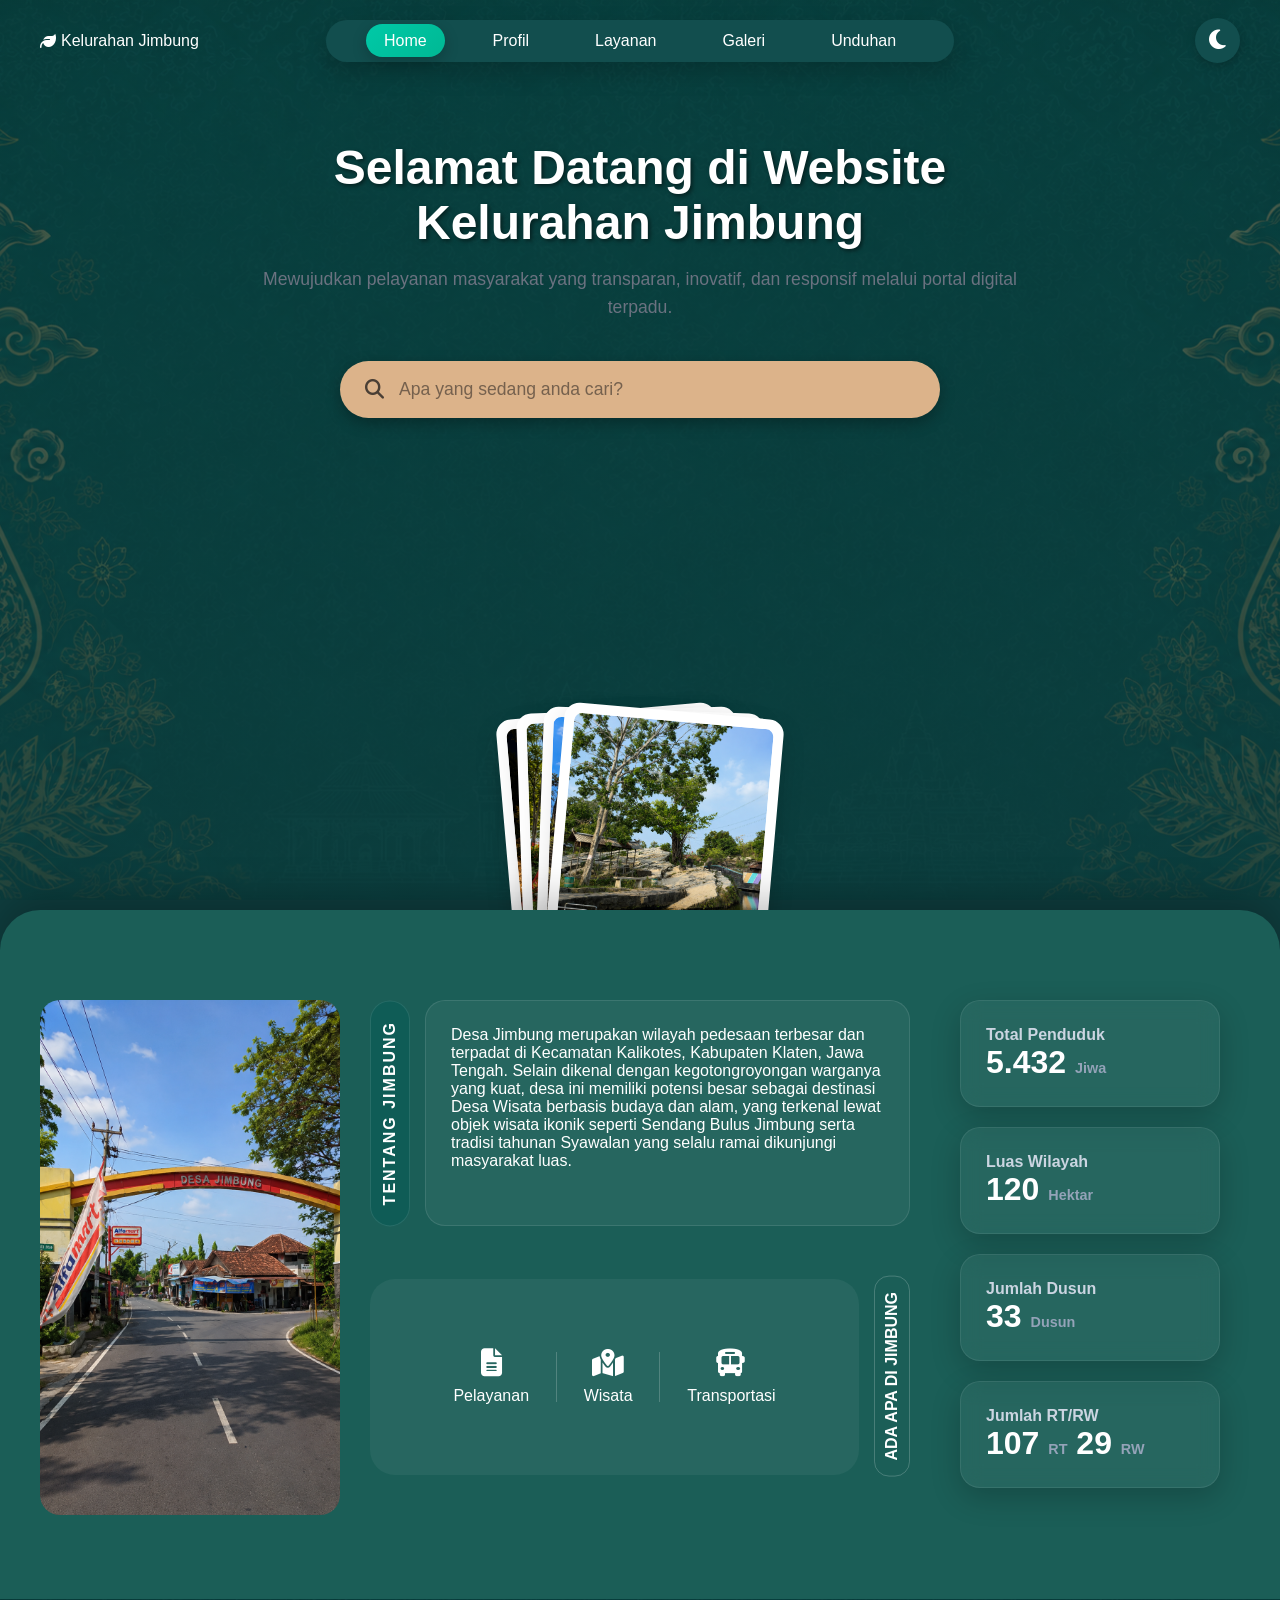
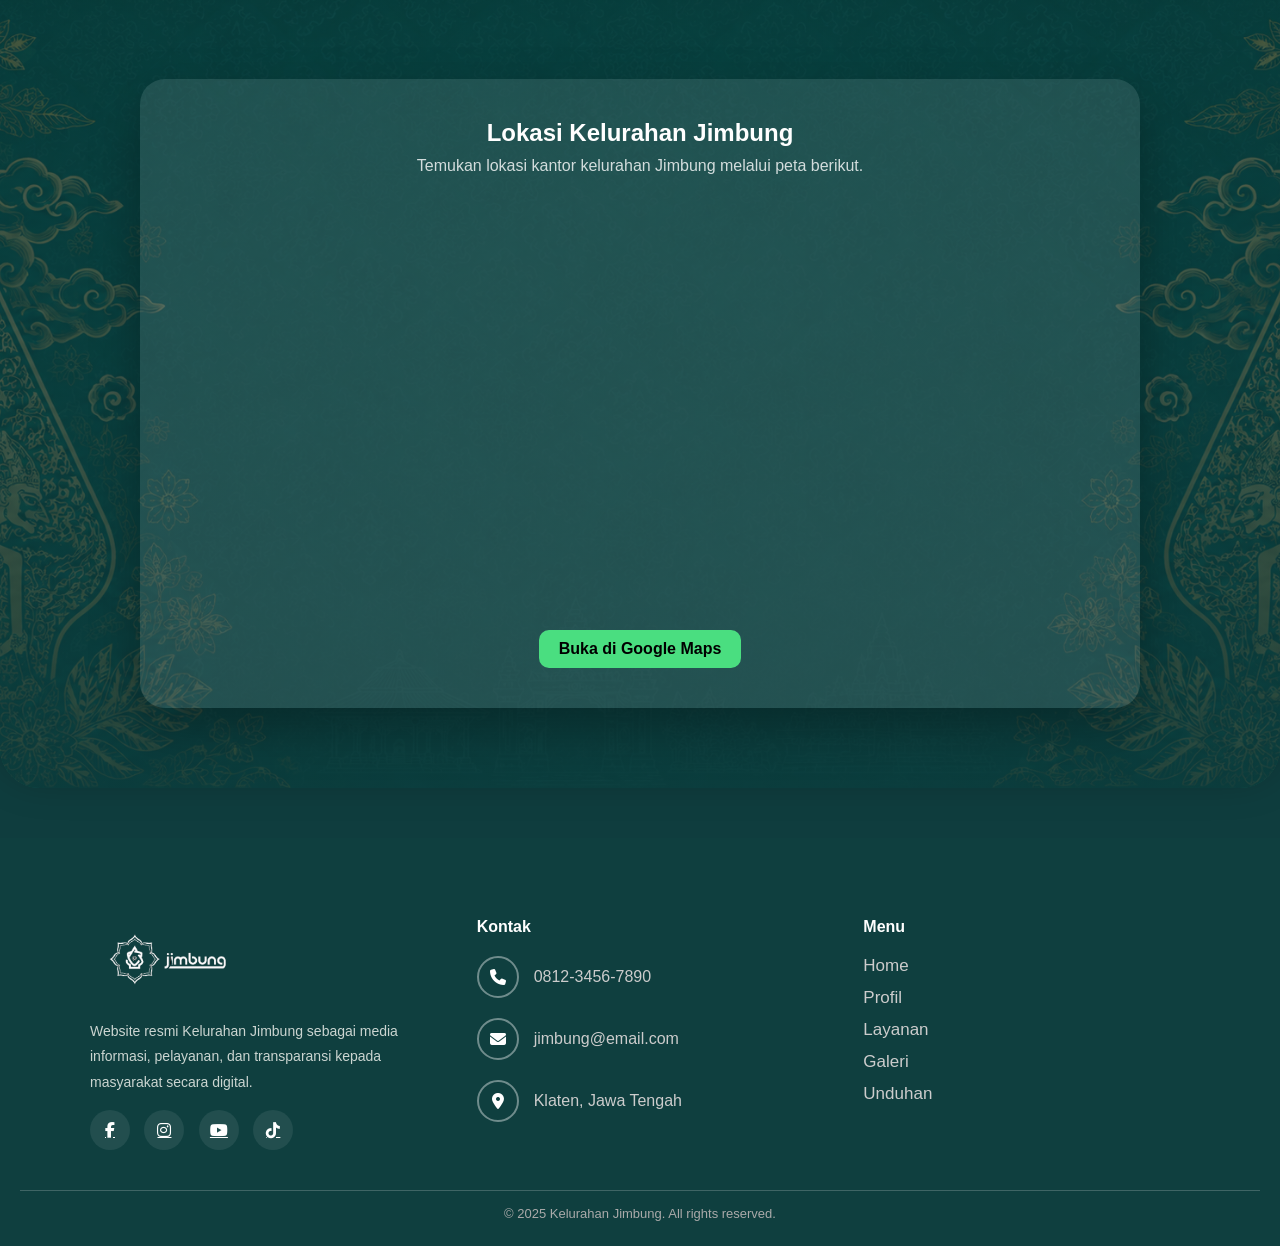
<file: index.html>
<!DOCTYPE html>
<html lang="id">

<head>
    <meta charset="UTF-8">
    <meta name="viewport" content="width=device-width, initial-scale=1.0">
    <title>Kelurahan Jimbung</title>
    <link rel="stylesheet" href="https://cdnjs.cloudflare.com/ajax/libs/font-awesome/6.4.0/css/all.min.css">
    <link rel="stylesheet" href="style.css">
</head>

<body>

    <header class="navbar-wrapper">
        <div class="nav-left">
            <a href="index.html" class="nav-brand">
                <i class="fa-solid fa-leaf"></i> Kelurahan Jimbung
            </a>
        </div>

        <nav class="nav-pill-center">
            <ul class="nav-links">
                <li><a href="index.html" class="active">Home</a></li>
                <li><a href="profil.html">Profil</a></li>
                <li><a href="#" onclick="alert('Fitur layanan masih dalam pengembangan')">Layanan</a></li>
                <li><a href="galeri.html">Galeri</a></li>
                <li><a href="unduhan.html">Unduhan</a></li>
            </ul>
        </nav>

        <div class="nav-right">
            <button id="theme-toggle" class="theme-btn">
                <i class="fa-solid fa-moon"></i>
            </button>
        </div>
    </header>

    <header class="hero" id="home">
        <div class="hero-content">
            <h1>Selamat Datang di Website Kelurahan Jimbung</h1>
            <p>Mewujudkan pelayanan masyarakat yang transparan, inovatif, dan responsif melalui portal digital terpadu.
            </p>

            <div class="search-bar">
                <i class="fa-solid fa-magnifying-glass search-icon"></i>
                <input type="text" placeholder="Apa yang sedang anda cari?">
            </div>

            <div class="hero-gallery-container">
                <div class="gallery-polaroid card-1"><img src="assets/gambar/card1.jpg" alt="Foto 1"></div>
                <div class="gallery-polaroid card-2"><img src="assets/gambar/card2.jpg" alt="Foto 2"></div>

                <div class="gallery-polaroid card-3"><img src="assets/gambar/card3.jpg" alt="Foto 3"></div>
                <div class="gallery-polaroid card-4"><img src="assets/gambar/card4.jpg" alt="Foto 4"></div>
            </div>
        </div>
    </header>

    <main class="main-content">
        <div class="content-wrapper"> <!-- TAMBAHAN -->
            <div class="info-grid">

                <!-- KIRI -->
                <div class="left-section">
                    <img src="assets/gambar/info.jpg" class="main-image">
                </div>

                <!-- TENGAH -->
                <div class="middle-section">

                    <div class="about-wrapper">
                        <div class="about-badge">TENTANG JIMBUNG</div>

                        <div class="about-content">
                            <p>Desa Jimbung merupakan wilayah pedesaan terbesar dan terpadat di Kecamatan Kalikotes,
                                Kabupaten Klaten, Jawa Tengah. Selain dikenal dengan kegotongroyongan warganya yang
                                kuat, desa ini memiliki potensi besar sebagai destinasi Desa Wisata berbasis budaya dan
                                alam,
                                yang terkenal lewat objek wisata ikonik seperti Sendang Bulus Jimbung serta tradisi
                                tahunan Syawalan yang selalu ramai dikunjungi masyarakat luas.</p>
                        </div>
                    </div>

                    <div class="jimbung-section">
                        <div class="jimbung-card">

                            <div class="jimbung-item">
                                <i class="fa-solid fa-file-lines"></i>
                                <p>Pelayanan</p>
                            </div>

                            <div class="divider"></div>

                            <div class="jimbung-item">
                                <i class="fa-solid fa-map-location-dot"></i>
                                <p>Wisata</p>
                            </div>

                            <div class="divider"></div>

                            <div class="jimbung-item">
                                <i class="fa-solid fa-bus"></i>
                                <p>Transportasi</p>
                            </div>

                        </div>

                        <div class="side-label">
                            ADA APA DI JIMBUNG
                        </div>
                    </div>

                </div>

                <!-- KANAN (PINDAH KE SINI) -->
                <div class="stats-container">

                    <div class="info-card stat-card">
                        <p>Total Penduduk</p>
                        <h2>5.432 <span>Jiwa</span></h2>
                    </div>

                    <div class="info-card stat-card">
                        <p>Luas Wilayah</p>
                        <h2>120 <span>Hektar</span></h2>
                    </div>

                    <div class="info-card stat-card">
                        <p>Jumlah Dusun</p>
                        <h2>33 <span>Dusun</span></h2>
                    </div>

                    <div class="info-card stat-card">
                        <p>Jumlah RT/RW</p>
                        <h2>107 <span>RT</span> 29 <span>RW</span></h2>
                    </div>

                </div> <!-- info-grid TUTUP DI SINI -->
            </div> <!-- content-wrapper -->
        </div>

        <!-- PINDAH MAP KE LUAR -->
        <section class="map-section">
            <div class="map-wrapper">

                <h2>Lokasi Kelurahan Jimbung</h2>
                <p>Temukan lokasi kantor kelurahan Jimbung melalui peta berikut.</p>

                <div class="map-container">
                    <iframe src="https://www.google.com/maps?q=Jimbung,Klaten&output=embed" allowfullscreen=""
                        loading="lazy">
                    </iframe>
                </div>

                <a href="https://www.google.com/maps?q=Jimbung,Klaten" target="_blank" class="map-btn">
                    Buka di Google Maps
                </a>

            </div>
        </section>
    </main>

    <footer class="footer">

    <div class="footer-container">

        <!-- KIRI -->
        <div class="footer-left">
            <img src="assets/gambar/logo-jimbung.png" class="footer-logo">

            <p class="footer-desc">
                Website resmi Kelurahan Jimbung sebagai media informasi, pelayanan,
                dan transparansi kepada masyarakat secara digital.
            </p>

            <div class="footer-social">
    <a href="https://www.facebook.com/pages/Kelurahan-Desa-Jimbung/654755591392489" target="_blank">
        <i class="fab fa-facebook-f"></i>
    </a>

    <a href="https://www.instagram.com/desajimbung/" target="_blank">
        <i class="fab fa-instagram"></i>
    </a>

    <a href="https://www.youtube.com/@visitdesajimbung2741" target="_blank">
        <i class="fab fa-youtube"></i>
    </a>

    <a href="https://www.tiktok.com/tag/jimbung" target="_blank">
        <i class="fab fa-tiktok"></i>
    </a>
</div>
        </div>

        <!-- TENGAH (KONTAK) -->
        <div class="footer-center">
            <h4>Kontak</h4>

            <div class="footer-contact">

                <div class="contact-item">
                    <i class="fas fa-phone"></i>
                    <p>0812-3456-7890</p>
                </div>

                <div class="contact-item">
                    <i class="fas fa-envelope"></i>
                    <p>jimbung@email.com</p>
                </div>

                <div class="contact-item">
                    <i class="fas fa-map-marker-alt"></i>
                    <p>Klaten, Jawa Tengah</p>
                </div>

            </div>
        </div>

        <!-- KANAN (MENU) -->
        <div class="footer-right">
            <h4>Menu</h4>
            <ul>
                <li><a href="index.html" class="active">Home</a></li>
                <li><a href="profil.html">Profil</a></li>
                <li><a href="#" onclick="alert('Fitur layanan masih dalam pengembangan')">Layanan</a></li>
                <li><a href="galeri.html">Galeri</a></li>
                <li><a href="unduhan.html">Unduhan</a></li>
            </ul>
        </div>

    </div>

    <div class="footer-bottom">
        <p>© 2025 Kelurahan Jimbung. All rights reserved.</p>
    </div>

</footer>

    <script src="javascript.js"></script>
</body>

</html>
</file>
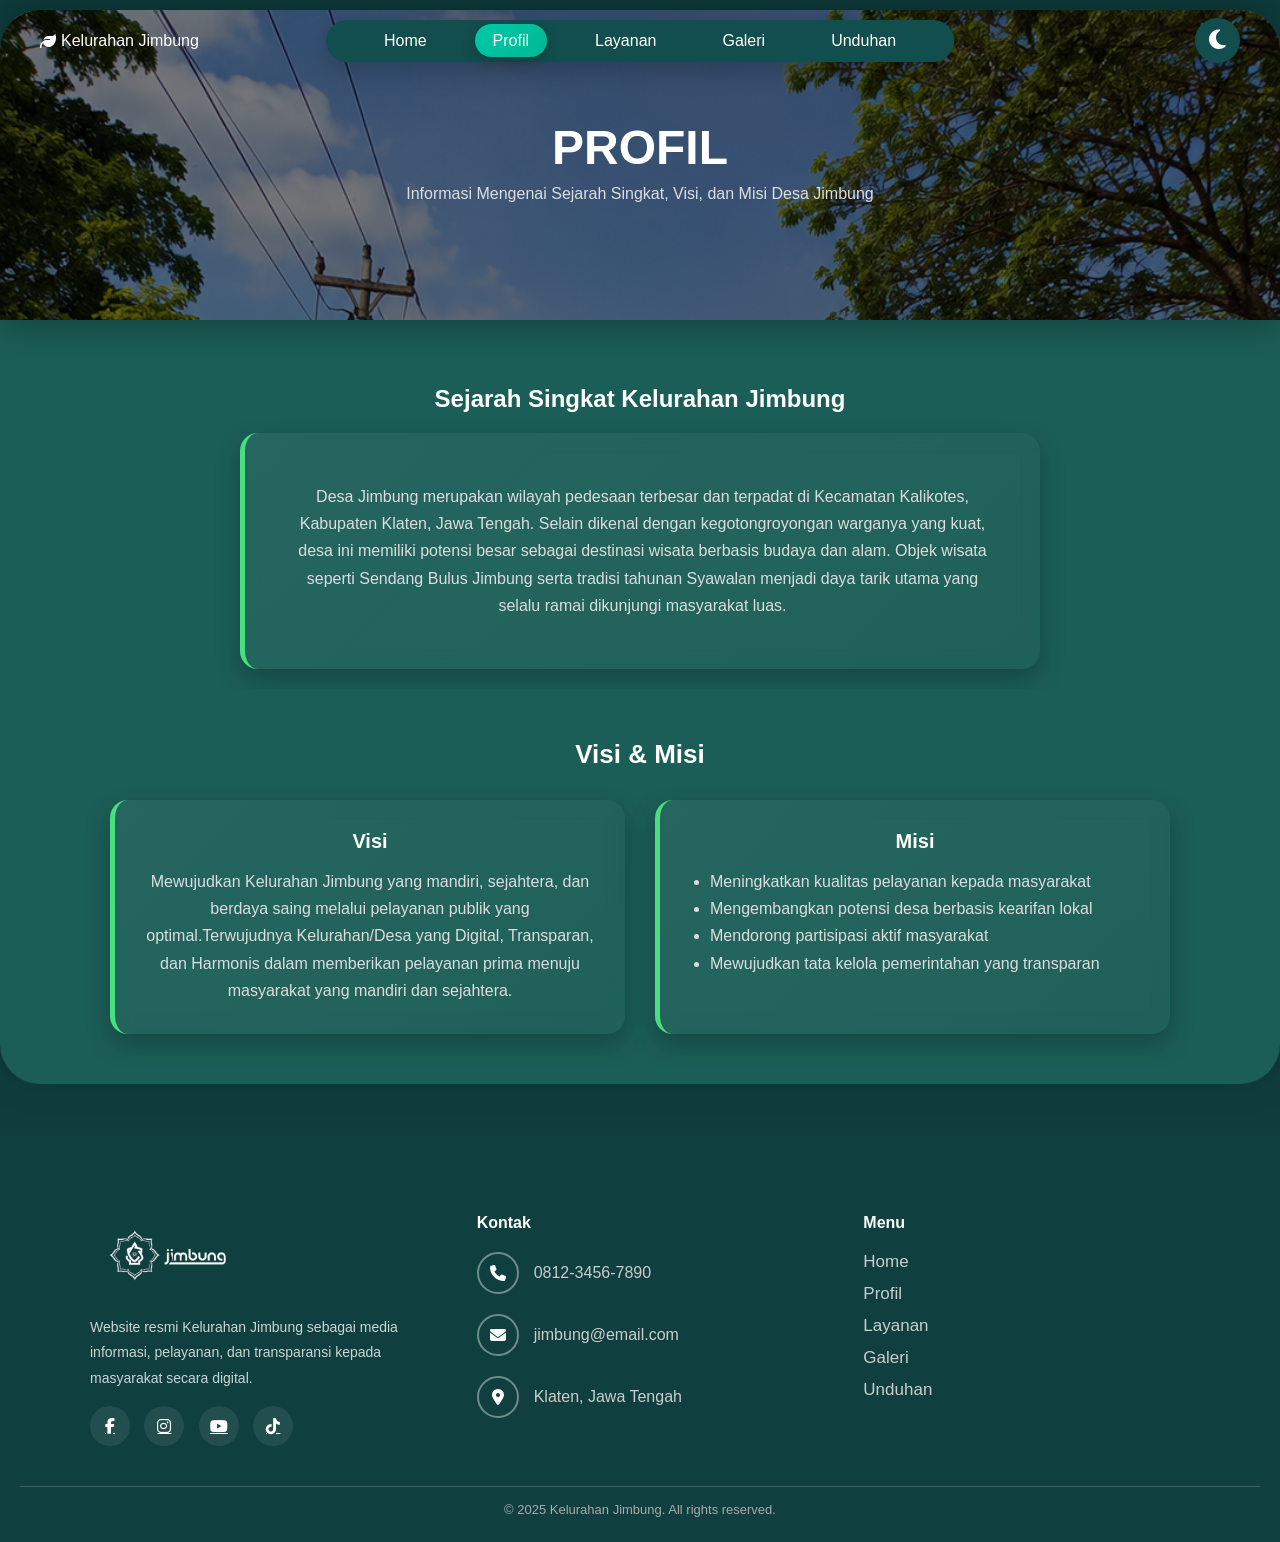
<file: profil.html>
<!DOCTYPE html>
<html lang="id">

<head>
    <meta charset="UTF-8">
    <meta name="viewport" content="width=device-width, initial-scale=1.0">
    <title>Profil - Kelurahan Jimbung</title>

    <!-- ICON -->
    <link rel="stylesheet" href="https://cdnjs.cloudflare.com/ajax/libs/font-awesome/6.4.0/css/all.min.css">

    <!-- CSS UTAMA -->
    <link rel="stylesheet" href="style.css">
</head>

<body>

    <!-- NAVBAR -->
    <header class="navbar-wrapper">
        <div class="nav-left">
            <a href="index.html" class="nav-brand">
                <i class="fa-solid fa-leaf"></i> Kelurahan Jimbung
            </a>
        </div>

        <nav class="nav-pill-center">
            <ul class="nav-links">
                <li><a href="index.html">Home</a></li>
                <li><a href="profil.html" class="active">Profil</a></li>
                <li><a href="#" onclick="alert('Fitur layanan masih dalam pengembangan')">Layanan</a></li>
                <li><a href="galeri.html">Galeri</a></li>
                <li><a href="unduhan.html">Unduhan</a></li>
            </ul>
        </nav>

        <div class="nav-right">
            <button id="theme-toggle" class="theme-btn">
                <i class="fa-solid fa-moon"></i>
            </button>
        </div>
    </header>

    <!-- MAIN -->
    <main class="main-content">

        <section class="profil-hero">
            <img src="assets/gambar/info.jpg" class="hero-bg">

            <div class="overlay"></div>

            <h1>PROFIL</h1>
            <p>Informasi Mengenai Sejarah Singkat, Visi, dan Misi Desa Jimbung</p>
        </section>

        <!-- TENTANG -->
        <section class="profil-section">
            <h2>Sejarah Singkat Kelurahan Jimbung</h2>
            <div class="sejarah-card">
                <p>
                    Desa Jimbung merupakan wilayah pedesaan terbesar dan terpadat di Kecamatan Kalikotes, Kabupaten
                    Klaten, Jawa Tengah. Selain dikenal dengan kegotongroyongan warganya yang kuat, desa ini memiliki
                    potensi besar sebagai destinasi wisata berbasis budaya dan alam. Objek wisata seperti Sendang Bulus
                    Jimbung serta tradisi tahunan Syawalan menjadi daya tarik utama yang selalu ramai dikunjungi
                    masyarakat luas.
                </p>
            </div>
        </section>

        <!-- VISI MISI -->
        <section class="visi-misi">
            <h2>Visi & Misi</h2>

            <div class="visi-misi-container">

                <!-- VISI -->
                <div class="visi">
                    <h3>Visi</h3>
                    <p>
                        Mewujudkan Kelurahan Jimbung yang mandiri, sejahtera,
                        dan berdaya saing melalui pelayanan publik yang optimal.Terwujudnya Kelurahan/Desa yang Digital, Transparan,
                        dan Harmonis dalam memberikan pelayanan prima menuju masyarakat yang mandiri dan sejahtera.
                    </p>
                </div>

                <!-- MISI -->
                <div class="misi">
                    <h3>Misi</h3>
                    <ul>
                        <li>Meningkatkan kualitas pelayanan kepada masyarakat</li>
                        <li>Mengembangkan potensi desa berbasis kearifan lokal</li>
                        <li>Mendorong partisipasi aktif masyarakat</li>
                        <li>Mewujudkan tata kelola pemerintahan yang transparan</li>
                    </ul>
                </div>

            </div>
        </section>

    </main>

    <!-- FOOTER -->
    <footer class="footer">

    <div class="footer-container">

        <!-- KIRI -->
        <div class="footer-left">
            <img src="assets/gambar/logo-jimbung.png" class="footer-logo">

            <p class="footer-desc">
                Website resmi Kelurahan Jimbung sebagai media informasi, pelayanan,
                dan transparansi kepada masyarakat secara digital.
            </p>

            <div class="footer-social">
    <a href="https://www.facebook.com/pages/Kelurahan-Desa-Jimbung/654755591392489" target="_blank">
        <i class="fab fa-facebook-f"></i>
    </a>

    <a href="https://www.instagram.com/desajimbung/" target="_blank">
        <i class="fab fa-instagram"></i>
    </a>

    <a href="https://www.youtube.com/@visitdesajimbung2741" target="_blank">
        <i class="fab fa-youtube"></i>
    </a>

    <a href="https://www.tiktok.com/tag/jimbung" target="_blank">
        <i class="fab fa-tiktok"></i>
    </a>
</div>
        </div>

        <!-- TENGAH (KONTAK) -->
        <div class="footer-center">
            <h4>Kontak</h4>

            <div class="footer-contact">

                <div class="contact-item">
                    <i class="fas fa-phone"></i>
                    <p>0812-3456-7890</p>
                </div>

                <div class="contact-item">
                    <i class="fas fa-envelope"></i>
                    <p>jimbung@email.com</p>
                </div>

                <div class="contact-item">
                    <i class="fas fa-map-marker-alt"></i>
                    <p>Klaten, Jawa Tengah</p>
                </div>

            </div>
        </div>

        <!-- KANAN (MENU) -->
        <div class="footer-right">
            <h4>Menu</h4>
            <ul>
                <li><a href="index.html" class="active">Home</a></li>
                <li><a href="profil.html">Profil</a></li>
                <li><a href="#" onclick="alert('Fitur layanan masih dalam pengembangan')">Layanan</a></li>
                <li><a href="galeri.html">Galeri</a></li>
                <li><a href="unduhan.html">Unduhan</a></li>
            </ul>
        </div>

    </div>

    <div class="footer-bottom">
        <p>© 2025 Kelurahan Jimbung. All rights reserved.</p>
    </div>

</footer>

    <script src="javascript.js"></script>
</body>

</html>
</file>
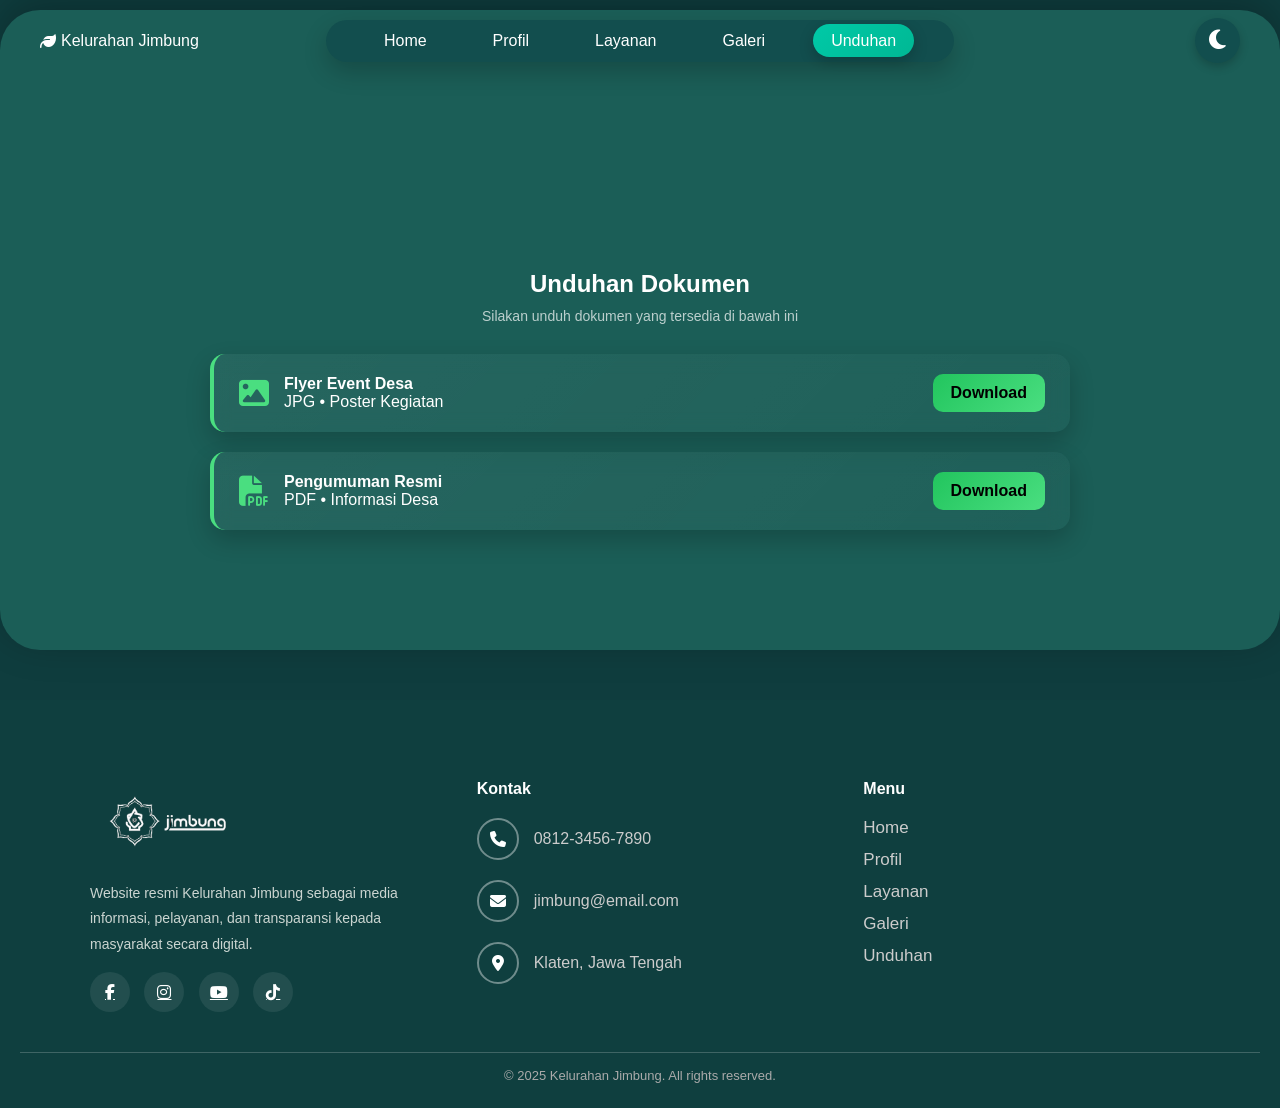
<file: unduhan.html>
<!DOCTYPE html>
<html lang="id">

<head>
    <meta charset="UTF-8">
    <meta name="viewport" content="width=device-width, initial-scale=1.0">
    <title>Unduhan - Kelurahan Jimbung</title>

    <link rel="stylesheet" href="https://cdnjs.cloudflare.com/ajax/libs/font-awesome/6.4.0/css/all.min.css">
    <link rel="stylesheet" href="style.css">
</head>

<body>

<!-- NAVBAR -->
<header class="navbar-wrapper">
    <div class="nav-left">
        <a href="index.html" class="nav-brand">
            <i class="fa-solid fa-leaf"></i> Kelurahan Jimbung
        </a>
    </div>

    <nav class="nav-pill-center">
        <ul class="nav-links">
            <li><a href="index.html">Home</a></li>
            <li><a href="profil.html">Profil</a></li>
            <li><a href="#" onclick="alert('Fitur layanan masih dalam pengembangan')">Layanan</a></li>
            <li><a href="galeri.html">Galeri</a></li>
            <li><a href="unduhan.html" class="active">Unduhan</a></li>
        </ul>
    </nav>

            <div class="nav-right">
            <button id="theme-toggle" class="theme-btn">
            <i class="fa-solid fa-moon"></i>
            </button>
        </div>
</header>

<!-- MAIN -->
<main class="main-content">

    <section class="download-section">
        <h2>Unduhan Dokumen</h2>
        <p class="download-desc">
                    Silakan unduh dokumen yang tersedia di bawah ini
                </p>

        <div class="download-list">

            <!-- FLYER -->
            <div class="download-card">
                <div class="file-info">
                    <i class="fa-solid fa-image"></i>
                    <div>
                        <h4>Flyer Event Desa</h4>
                        <p>JPG • Poster Kegiatan</p>
                    </div>
                </div>

                <a href="assets/gambar/potensi.jpg" download="flyer-event.jpg" class="download-btn">
                    Download
                </a>
            </div>

            <!-- PDF -->
            <div class="download-card">
                <div class="file-info">
                    <i class="fa-solid fa-file-pdf"></i>
                    <div>
                        <h4>Pengumuman Resmi</h4>
                        <p>PDF • Informasi Desa</p>
                    </div>
                </div>

                <a href="assets/surat/pengumuman.pdf" download="pengumuman jimbung.pdf" class="download-btn">
                    Download
                </a>
                
            </div>

        </div>
    </section>

</main>

<!-- FOOTER -->
<footer class="footer">

    <div class="footer-container">

        <!-- KIRI -->
        <div class="footer-left">
            <img src="assets/gambar/logo-jimbung.png" class="footer-logo">

            <p class="footer-desc">
                Website resmi Kelurahan Jimbung sebagai media informasi, pelayanan,
                dan transparansi kepada masyarakat secara digital.
            </p>

            <div class="footer-social">
    <a href="https://www.facebook.com/pages/Kelurahan-Desa-Jimbung/654755591392489" target="_blank">
        <i class="fab fa-facebook-f"></i>
    </a>

    <a href="https://www.instagram.com/desajimbung/" target="_blank">
        <i class="fab fa-instagram"></i>
    </a>

    <a href="https://www.youtube.com/@visitdesajimbung2741" target="_blank">
        <i class="fab fa-youtube"></i>
    </a>

    <a href="https://www.tiktok.com/tag/jimbung" target="_blank">
        <i class="fab fa-tiktok"></i>
    </a>
</div>
        </div>

        <!-- TENGAH (KONTAK) -->
        <div class="footer-center">
            <h4>Kontak</h4>

            <div class="footer-contact">

                <div class="contact-item">
                    <i class="fas fa-phone"></i>
                    <p>0812-3456-7890</p>
                </div>

                <div class="contact-item">
                    <i class="fas fa-envelope"></i>
                    <p>jimbung@email.com</p>
                </div>

                <div class="contact-item">
                    <i class="fas fa-map-marker-alt"></i>
                    <p>Klaten, Jawa Tengah</p>
                </div>

            </div>
        </div>

        <!-- KANAN (MENU) -->
        <div class="footer-right">
            <h4>Menu</h4>
            <ul>
                <li><a href="index.html" class="active">Home</a></li>
                <li><a href="profil.html">Profil</a></li>
                <li><a href="#" onclick="alert('Fitur layanan masih dalam pengembangan')">Layanan</a></li>
                <li><a href="galeri.html">Galeri</a></li>
                <li><a href="unduhan.html">Unduhan</a></li>
            </ul>
        </div>

    </div>

    <div class="footer-bottom">
        <p>© 2025 Kelurahan Jimbung. All rights reserved.</p>
    </div>

</footer>
    <script src="javascript.js"></script>
</body>
</html>
</file>
<file: style.css>
/* --- 1. SETUP & VARIABEL TEMA --- */
:root {
    --bg-main: #f5fdf9;
    --bg-card: #ffffff;
    --text-main: #ffffff;
    --primary-dark: #0f3d3e;
    --primary-light: #155556;
    --text-light: #ffffff;
    --text-muted: #6b7280;
    --search-bg: #dcb38a;
    --search-text: #4a3f35;
}

* {
    margin: 0;
    padding: 0;
    box-sizing: border-box;
    font-family: 'Segoe UI', Tahoma, Geneva, Verdana, sans-serif;
}

body {
    background-color: #0f3d3e;
    color: #ffffff;
}

/* --- 2. NAVBAR (Pill Shape / Mengambang) --- */
/* Container Utama */
.navbar-wrapper {
    position: fixed;
    top: 18px;
    left: 0;
    width: 100%;
    padding: 0 40px;
    display: flex;
    justify-content: space-between; /* Mendorong elemen ke kiri, tengah, kanan */
    align-items: center;
    z-index: 1000;
    transition: transform 0.3s ease;
    will-change: transform;
}

/* kondisi disembunyikan */
.navbar-hide {
    transform: translateY(-150%);
}

/* Wadah Lonjong Menu */
.nav-pill-center {
    background-color: #124e4e;
    padding: 12px 40px;
    border-radius: 50px;
    box-shadow: 0 10px 25px rgba(0, 0, 0, 0.2);
    display: flex;
    justify-content: center; /* Memastikan isi di dalam pil ke tengah */
}

/* Navigasi Link */
.nav-links {
    display: flex;
    gap: 30px;
    list-style: none;
    margin: 0;
    padding: 0;
    justify-content: center; /* Memastikan teks link ke tengah */
}

.nav-links a {
    text-decoration: none;
    color: #fff;
    font-weight: 500;
    white-space: nowrap;

    padding: 8px 18px; /* 🔥 bikin bentuk pill */
    border-radius: 999px; /* 🔥 lonjong */

    transition: all 0.3s ease;
}

.nav-links a::after {
    content: '';
    position: absolute;
    width: 0; /* Lebar awal 0 agar tidak terlihat */
    height: 2.5px; /* Ketebalan garis */
    bottom: 0;
    left: 50%;
    background-color: #4ade80; /* Warna hijau terang untuk garis */
    border-radius: 5px; /* Ujung garis agak membulat */
    transition: all 0.3s ease-in-out; /* Kecepatan animasi mulus */
    transform: translateX(-50%); /* Memastikan garis melebar dari titik tengah */
}

.nav-links a:hover {
    background: rgba(255,255,255,0.1);
    backdrop-filter: blur(10px);
    color: #4ade80;
}

.nav-links a.active {
    background: linear-gradient(135deg, #00c9a7, #00b894);
    color: #fff;
    box-shadow: 0 5px 15px rgba(0,0,0,0.2);
}

/* Mengatur ukuran area sisi kiri dan kanan agar seimbang */
.nav-left, .nav-right {
    flex: 1; /* Memberikan porsi ruang yang sama */
}

.nav-right {
    display: flex;
    justify-content: flex-end; /* Tombol ke paling kanan */
}

/* Logo di kiri */
.nav-brand {
    text-decoration: none;
    color: inherit;
    display: flex;
    align-items: center;
    gap: 5px;
}

.nav-brand:hover {
    opacity: 0.8;
}



/* Tombol tema di kanan */
.theme-btn {
    background: none;
    border: none;
    color: #fff;
    font-size: 1.4rem;
    cursor: pointer;
    background-color: #124e4e; /* Opsional: beri latar sama dengan menu jika ingin terlihat seperti tombol */
    width: 45px;
    height: 45px;
    border-radius: 50%;
    box-shadow: 0 4px 10px rgba(0,0,0,0.2);
}

.theme-btn i {
    transition: opacity 0.3s ease, transform 0.3s ease;
}

/* efek pas hover (opsional) */
.theme-btn:hover i {
    transform: scale(1.1);
}

/* --- 3. HERO SECTION (Background) --- */
.hero {
    position: relative;
    z-index: 1;
    width: 100%;
    min-height: 100vh; 
    display: flex;
    justify-content: center;
    align-items: flex-start;
    
    /* UBAH PADDING INI: Dibesarkan agar teks "Selamat Datang" tidak tertutup navbar */
    padding-top: 140px; 
    
    /* Ganti 'header.jpg' dengan nama gambarmu */
    background-image: 
        linear-gradient(rgba(15, 61, 62, 0.4), rgba(15, 61, 62, 0.7)),
        url('assets/gambar/header1.jpg'); 
        
    background-size: cover;
    background-position: center;
    background-repeat: no-repeat;
    text-align: center;
}

.hero-content {
    max-width: 800px;
    padding: 0 20px;
    z-index: 2;
}

.hero h1 {
    font-size: 3rem;
    font-weight: 800;
    margin-bottom: 15px;
    text-shadow: 2px 2px 4px rgba(0,0,0,0.5);
}

.hero p {
    font-size: 1.1rem;
    color: var(--text-muted);
    margin-bottom: 40px;
    line-height: 1.6;
}

/* --- 4. SEARCH BAR (Gaya Surabaya) --- */
.search-bar {
    display: flex;
    align-items: center;
    background-color: var(--search-bg);
    border-radius: 50px;
    padding: 10px 25px;
    max-width: 600px;
    margin: 0 auto;
    box-shadow: 0 5px 15px rgba(0,0,0,0.3);
}

.search-icon {
    color: var(--search-text);
    font-size: 1.2rem;
    margin-right: 15px;
}

.search-bar input {
    flex: 1;
    background: transparent;
    border: none;
    outline: none;
    color: var(--search-text);
    font-size: 1.1rem;
    padding: 8px 0;
}

.search-bar input::placeholder {
    color: rgba(74, 63, 53, 0.7);
}

/* ========================================================
   FINAL CODE: TUMPUKAN KARTU POLAROID (PASTILAH DI TENGAH)
   ======================================================== */
.hero-gallery-container {
    position: absolute;
    bottom: -100px; /* Jarak turun menembus batas hijau */
    left: 50%;
    transform: translateX(-50%); /* Mengunci container tepat di tengah layar */
    display: flex;
    justify-content: center;
    align-items: center;
    width: 100%;
    height: 350px; 
    z-index: 20; 
}

.gallery-polaroid {
    position: absolute;
    bottom: 0;
    left: 50%; /* Titik jangkar dimulai tepat dari tengah-tengah container */
    
    /* Ukuran kartu besar */
    width: 220px;
    height: 290px;
    background-color: #ffffff;
    padding: 10px 10px 40px 10px;
    border-radius: 15px;
    box-shadow: 0 10px 25px rgba(0,0,0,0.15);
    
    /* Deklarasi Variabel Default untuk Animasi */
    --x-offset: 0px;
    --y-offset: 0px;
    --rotate: 0deg;
    --scale: 1;
    
    /* Menggabungkan -50% (untuk centering) dengan variabel pergeseran */
    transform: translateX(calc(-50% + var(--x-offset))) translateY(var(--y-offset)) rotate(var(--rotate)) scale(var(--scale));
    transform-origin: bottom center;
    transition: transform 0.5s cubic-bezier(0.25, 1, 0.5, 1), box-shadow 0.5s ease;
    cursor: pointer;
}

.gallery-polaroid img {
    width: 100%;
    height: 100%;
    object-fit: cover;
    border-radius: 8px;
}

/* --- KONDISI AWAL: SEMUA KARTU RAPI DI TENGAH (Masing-masing diberi offset tipis agar natural) --- */
.card-1 { --x-offset: -10px; --rotate: -5deg; z-index: 1; }
.card-2 { --x-offset: -4px;  --rotate: -2deg; z-index: 2; }
.card-3 { --x-offset: 4px;   --rotate: 2deg;  z-index: 3; }
.card-4 { --x-offset: 10px;  --rotate: 5deg;  z-index: 4; }

/* --- KONDISI KETIKA CONTAINER DISOROT (MEKAR SEIMBANG KIRI & KANAN) --- */
.hero-gallery-container:has(.gallery-polaroid:hover) .gallery-polaroid {
    --y-offset: -15px;
}

.hero-gallery-container:has(.gallery-polaroid:hover) .card-1 {
    --x-offset: -330px;
    --rotate: -12deg;
}

.hero-gallery-container:has(.gallery-polaroid:hover) .card-2 {
    --x-offset: -110px;
    --rotate: -5deg;
}

.hero-gallery-container:has(.gallery-polaroid:hover) .card-3 {
    --x-offset: 110px;
    --rotate: 5deg;
}

.hero-gallery-container:has(.gallery-polaroid:hover) .card-4 {
    --x-offset: 330px;
    --rotate: 12deg;
}

/* --- EFEK HOVER INDIVIDUAL: SAAT SATU KARTU SPESIFIK DISOROT MOUSE --- */
.gallery-polaroid:hover {
    --y-offset: -50px !important; /* Naik lebih tinggi melewati kartu lain */
    --scale: 1.12 !important;     /* Ukuran membesar sedikit */
    --rotate: 0deg !important;    /* Posisi menjadi tegak lurus sempurna */
    z-index: 100 !important;      /* Maju ke urutan paling depan dari semua kartu */
    box-shadow: 0 25px 50px rgba(0,0,0,0.4); /* Bayangan lebih dramatis */
}

/* =========================================
   MAIN CONTENT (FIX FINAL)
   ========================================= */

.main-content {
    background-color: #1b5e57; /* warna hijau lu sekarang */

    /* 🔥 bikin melengkung di atas */
    border-top-left-radius: 40px;
    border-top-right-radius: 40px;
    border-bottom-left-radius: 40px;
    border-bottom-right-radius: 40px;

    /* 🔥 biar naik ke atas nutup hero */
    margin-top: 10px;

    /* 🔥 kasih bayangan */
    box-shadow: 0 -10px 40px rgba(0, 0, 0, 0.25);

    /* biar isi ga nempel pinggir */
    padding-top: 140px;

    position: relative;
    z-index: 10;
    overflow: hidden;
}

.content-wrapper {
    max-width: 1200px;
    margin: 0 auto;
    margin-bottom: 80px;
    margin-top: -50px;
}

.container {
    max-width: 1000px;
    margin: 0 auto;
}

.info-grid {
    display: grid;
    grid-template-columns: 300px 1fr 300px; /* kiri - tengah - kanan */
    gap: 30px;
    align-items: start; /* ⬅️ penting biar gak turun */
}

/* Desain Kartu Informasi & Statistik */
.info-card {
    background: rgba(255,255,255,0.05);
    border: 1px solid rgba(255,255,255,0.08);
    box-shadow: 0 10px 30px rgba(0,0,0,0.2);
    border-radius: 20px;
    padding: 25px;
    backdrop-filter: blur(10px);
    color: #fff;
}

/* =====================
   BAGIAN KIRI (GAMBAR)
===================== */

.left-section img {
    width: 100%;
    height: 515px;
    border-radius: 20px;
    object-fit: cover;
}

/* =====================
   BAGIAN TENGAH
===================== */
.middle-section {
    display: flex;
    flex-direction: column;
    gap: 20px;
}


/* WRAPPER TENTANG */
.about-wrapper {
    display: flex;
    align-items: stretch;
    gap: 15px;
}

/* BADGE VERTIKAL */
.about-badge {
    background: #0f5c56;
    color: white;
    padding: 20px 10px;
    border-radius: 20px;
    writing-mode: vertical-rl;
    transform: rotate(180deg);
    font-weight: 700;
    letter-spacing: 2px;
    border: 1px solid rgba(255,255,255,0.1);
}

/* ISI TENTANG */
.about-content {
    flex: 1;
    background: rgba(255,255,255,0.05);
    border-radius: 20px;
    padding: 25px;
    border: 1px solid rgba(255,255,255,0.1);
}

/* WRAPPER */
.jimbung-section {
    display: flex;
    align-items: center;
    margin-top: 30px;
    gap: 15px;
}

/* CARD BESAR */
.jimbung-card {
    flex: 1;
    background: rgba(255,255,255,0.05);
    border-radius: 25px;
    padding: 70px;
    display: flex;
    justify-content: space-around;
    align-items: center;
}

/* ITEM */
.jimbung-item {
    text-align: center;
    color: white;
}

.jimbung-item i {
    font-size: 28px;
    margin-bottom: 10px;
}

/* GARIS PEMISAH */
.divider {
    width: 1px;
    height: 50px;
    background: rgba(255,255,255,0.2);
}

/* LABEL SAMPING */
.side-label {
    writing-mode: vertical-rl;
    transform: rotate(180deg);
    background: transparent;
    border: 1px solid rgba(255,255,255,0.2);
    padding: 15px 8px;
    border-radius: 15px;
    font-weight: 600;
}

/* =====================
   FEATURE CARD
===================== */
.feature-card {
    background: #124e4e;
    border-radius: 20px;
    padding: 30px;
    display: flex;
    justify-content: space-around;
    color: #fff;
}

.feature-item {
    text-align: center;
    font-weight: 500;
}

/* =====================
   BAGIAN KANAN (STATS)
===================== */
.stats-container {
    display: flex;
    flex-direction: column;
    gap: 20px;
    align-items: center; /* ⬅️ INI KUNCI */
}

.stat-card {
    position: relative;
    width: 100%;
    max-width: 260px;

}

.stat-card p {
    color: #cbd5e1;
    font-weight: 600;
}

.stat-card h2 {
    font-size: 2rem;
    font-weight: 800;
    color: #ffffff;
}

.stat-card span {
    font-size: 0.9rem;
    color: #94a3b8;
}

/* ICON (KANAN) */
.stat-card i {
    position: absolute;
    right: 20px;
    top: 50%;
    transform: translateY(-50%);
    font-size: 2rem;
    opacity: 0.2;
}
/* =====================
   BAGIAN MAP
===================== */

.map-section {
    padding: 80px 20px;
    display: flex;
    justify-content: center;

    /* Ganti 'header.jpg' dengan nama gambarmu */
    background-image: 
        linear-gradient(rgba(15, 61, 62, 0.4), rgba(15, 61, 62, 0.7)),
        url('assets/gambar/header1.jpg'); 

    background-size: cover;
    background-position: center;
}

.map-wrapper {
    max-width: 1000px;
    width: 100%;
    text-align: center;

    background: rgba(255,255,255,0.1);
    padding: 40px;
    border-radius: 25px;

    box-shadow: 0 20px 50px rgba(0,0,0,0.3);
}

.map-wrapper h2 {
    margin-bottom: 10px;
}

.map-wrapper p {
    margin-bottom: 30px;
    opacity: 0.8;
}

.map-container {
    width: 100%;
    height: 400px;
    border-radius: 20px;
    overflow: hidden;
}

.map-container iframe {
    width: 100%;
    height: 100%;
    border: 0;
}

/* tombol */
.map-btn {
    display: inline-block;
    margin-top: 25px;
    padding: 10px 20px;
    background: #4ade80;
    color: #000;
    border-radius: 10px;
    text-decoration: none;
    font-weight: bold;
    transition: 0.3s;
}

.map-btn:hover {
    background: #22c55e;
}

.footer {
    margin-top: 50px;
    background: #0f3d3e;
    color: #fff;
    padding: 50px 20px 20px;
}

.footer-container {
    display: flex;
    justify-content: space-between;
    flex-wrap: wrap;
    gap: 30px;
}

/* =========================
   FOOTER MAIN
   ========================= */

.footer {
    background-color: #0f3f3f;
    padding: 80px 20px 25px;
    color: #fff;
}

.footer-container {
    max-width: 1100px;
    margin: 0 auto;
    display: flex;
    justify-content: space-between;
    gap: 60px;
    flex-wrap: wrap;
}

.footer-left,
.footer-center,
.footer-right {
    flex: 1;
    min-width: 220px;
}

/* ====================
   LEFT
==================== */
.footer-logo {
    width: 150px;
    margin-bottom: 15px;
}

.footer-desc {
    line-height: 1.8;
    font-size: 14px;
    color: #cbd5d1;
}

.footer-social {
    margin-top: 15px;
}

.footer-social a {
    display: inline-flex;
    justify-content: center;
    align-items: center;
    width: 40px;
    height: 40px;
    border-radius: 50%;
    background: rgba(255,255,255,0.08);
    margin-right: 10px;
    color: #fff;
    transition: 0.3s;
}

.footer-social a:hover {
    transform: translateY(-5px);
}

/* ====================
   CENTER (KONTAK)
==================== */
.footer-center h4 {
    margin-bottom: 20px;
    gap: 10px;
}

.footer-contact {
    display: flex;
    flex-direction: column;
    gap: 20px;
}

.contact-item {
    display: flex;
    align-items: center;
    gap: 15px;
}

.contact-item i {
    width: 42px;
    height: 42px;
    border-radius: 50%;
    border: 2px solid rgba(255,255,255,0.4);
    display: flex;
    align-items: center;
    justify-content: center;
}

.contact-item p {
    margin: 0;
    color: #ccc;
}

/* ====================
   RIGHT (MENU)
==================== */
.footer-right h4 {
    margin-bottom: 20px;
}

.footer-right ul {
    list-style: none;
    padding: 0;
}

.footer-right ul li {
    margin-bottom: 12px;
    font-size: 17px;
}

.footer-right ul li a {
    text-decoration: none;
    color: #ccc;
    transition: 0.3s;
}

.footer-right ul li a:hover {
    color: #4ade80;
}

/* ====================
   BOTTOM
==================== */
.footer-bottom {
    text-align: center;
    margin-top: 40px;
    border-top: 1px solid rgba(255,255,255,0.2);
    padding-top: 15px;
    font-size: 13px;
    color: #aaa;
}

/* ====================
   RESPONSIVE
==================== */
@media (max-width: 768px) {
    .footer-container {
        flex-direction: column;
        text-align: center;
    }
}

/* =========================
   PROFIL + SEJARAH
   ========================= */

.profil-hero {
    height: 320px;

    background: url('assets/gambar/info.jpg') center/cover no-repeat;

    display: flex;
    flex-direction: column;
    justify-content: flex-start; /* dari center jadi atas */
    align-items: center;

    position: relative;
    overflow: hidden;

    /* 🔥 INI YANG BENER */
    width: 100%;
    border-top-left-radius: 30px;
    border-top-right-radius: 30px;

    border-bottom-left-radius: 0;
    border-bottom-right-radius: 0;
    margin-top: -150px; /* SESUAI TINGGI NAVBAR LU */
    padding-top: 120px; /* biar teks ga ketutup */
    padding-top: 120px; /* atur tinggi teks */
    box-shadow: 0 10px 30px rgba(0,0,0,0.25);
}
/* 🔥 INI KUNCI NYA */
.hero-bg {
    position: absolute;
    top: -150px; /* 🔥 NAIKIN GAMBAR SEENAKNYA */
    left: 0;
    width: 100%;
    height: auto;
}
/* overlay gelap */
.profil-hero .overlay {
    position: absolute;
    inset: 0;
    background: rgba(0,0,0,0.5);
}

/* teks */
.profil-hero h1 {
    position: relative;
    color: #fff;
    font-size: 48px;
    margin: 0;
    z-index: 2;
}

.profil-hero p {
    position: relative;
    color: #ddd;
    margin-top: 10px;
    z-index: 2;
}

.profil-section {
    background-color: #1b5e57;
    position: relative;
    z-index: 10;
    overflow: hidden;
    text-align: center;

    margin-top: 65px; /* atur jaraknya */
}

/* PARAGRAF */
.profil-section p {
    max-width: 800px;
    margin: 0 auto;
    text-align: center;
    line-height: 1.6;
    padding: 20px;
}

/* =========================
   CARD SEJARAH
   ========================= */
.sejarah-card {
    position: relative;

    background: linear-gradient(135deg, rgba(255,255,255,0.05), rgba(255,255,255,0.02));
    padding: 30px;
    border-radius: 18px;

    border-left: 5px solid #4ade80; /* 🔥 garis kiri */

    backdrop-filter: blur(10px);
    box-shadow: 0 10px 25px rgba(0,0,0,0.25);

    max-width: 800px;
    margin: 20px auto;

    transition: all 0.3s ease;
}

/* HOVER */
.sejarah-card:hover {
    transform: translateY(-6px);
    box-shadow: 0 20px 40px rgba(0,0,0,0.35);
    border-left-color: #22c55e;
}

/* TEXT */
.sejarah-card p {
    text-align: center;
    line-height: 1.7;
    color: #ddd;
}


/* =========================
   VISI MISI
   ========================= */

.visi-misi {
    max-width: 1100px;
    margin: 50px auto;
    padding: 0 20px;
    text-align: center;
}

.visi-misi h2 {
    margin-bottom: 30px;
    font-size: 26px;
}

.visi-misi p {
    max-width: 800px;
    margin: 0 auto;
}

/* GRID */
.visi-misi-container {
    display: grid;
    grid-template-columns: 1fr 1fr;
    gap: 30px;
}

/* =========================
   CARD VISI MISI (UPGRADE)
   ========================= */

.visi,
.misi {
    position: relative;
    background: linear-gradient(135deg, rgba(255,255,255,0.05), rgba(255,255,255,0.02));
    padding: 30px;
    border-radius: 18px;
    color: #fff;

    border-left: 5px solid #4ade80; /* 🔥 garis kiri */

    backdrop-filter: blur(10px);
    box-shadow: 0 10px 25px rgba(0,0,0,0.25);

    transition: all 0.3s ease;
}

/* HOVER EFFECT 🔥 */
.visi:hover,
.misi:hover {
    transform: translateY(-8px);
    box-shadow: 0 20px 40px rgba(0,0,0,0.35);
    border-left-color: #22c55e;
}

/* JUDUL */
.visi h3,
.misi h3 {
    margin-bottom: 15px;
    font-size: 20px;
    font-weight: 600;
}

/* ISI */
.visi p {
    line-height: 1.7;
    color: #ddd;
}

/* LIST MISI */
.misi ul {
    text-align: left;
    padding-left: 20px;
    line-height: 1.7;
    color: #ddd;
}

/* =========================
   RESPONSIVE
   ========================= */

@media (max-width: 768px) {
    .visi-misi-container {
        grid-template-columns: 1fr;
    }
}
/* =========================
   HERO GALERI
   ========================= */
.galeri-hero {
    height: 320px;

    background: url('assets/gambar/info.jpg') center/cover no-repeat;

    display: flex;
    flex-direction: column;
    justify-content: flex-start; /* dari center jadi atas */
    align-items: center;

    position: relative;
    overflow: hidden;

    /* 🔥 INI YANG BENER */
    width: 100%;
    border-top-left-radius: 30px;
    border-top-right-radius: 30px;

    border-bottom-left-radius: 0;
    border-bottom-right-radius: 0;
    margin-top: -150px; /* SESUAI TINGGI NAVBAR LU */
    padding-top: 120px; /* biar teks ga ketutup */
    padding-top: 120px; /* atur tinggi teks */
    box-shadow: 0 10px 30px rgba(0,0,0,0.25);
}

/* OVERLAY GELAP */
.galeri-hero .overlay {
    position: absolute;
    inset: 0;
    background: rgba(0,0,0,0.5);
}

/* TEXT */
.galeri-hero h1 {
    position: relative;
    color: #fff;
    font-size: 42px;
    font-weight: 700;
    z-index: 2;
}

.galeri-hero p {
    position: relative;
    color: #ddd;
    margin-top: 10px;
    z-index: 2;
}


/* SLIDER DESIGN */
.design-showcase {
    max-width: 1200px;
    margin: 100px auto;
    padding: 0 20px;
    text-align: center;
}

.scroll-container {
    display: flex;
    gap: 20px;
    overflow-x: auto;
    padding: 20px 0;
}

.design-card {
    min-width: 300px;
    background: rgba(255,255,255,0.05);
    border-radius: 20px;
    overflow: hidden;
    flex-shrink: 0;
    transition: 0.3s;
}

.design-card img {
    width: 100%;
    height: 200px;
    object-fit: cover;
}

.design-card p {
    padding: 10px;
}

.design-card:hover {
    transform: scale(1.05);
}

/* GALERI GRID */
.galeri-section {
    text-align: center;
    padding: 60px 20px;
}

.galeri-section h2 {
    margin-bottom: 40px;
}

/* GRID */
.galeri-grid {
    display: grid;
    grid-template-columns: repeat(3, 1fr);
    gap: 30px;
}

/* CARD */
.galeri-card {
    background: #fff;
    border-radius: 20px;
    overflow: hidden;
    box-shadow: 0 10px 25px rgba(0,0,0,0.15);
    transition: 0.3s;
}

.galeri-card:hover {
    transform: translateY(-5px);
}

/* GAMBAR */
.galeri-card img {
    width: 100%;
    height: 200px;
    object-fit: cover;
}

/* ISI TEXT */
.galeri-info {
    padding: 20px;
    text-align: left;
}

.galeri-info h3 {
    margin-bottom: 10px;
    color: #1b5e57;
}

.galeri-info p {
    font-size: 14px;
    color: #555;
    line-height: 1.5;
}

.download-section {
    max-width: 900px;
    margin: 120px auto;
    padding: 0 20px;
    text-align: center;
}

/* biar ga terlalu kosong */
.download-section h2 {
    margin-bottom: 10px;
}

.download-desc {
    opacity: 0.7;
    font-size: 14px;
    margin-bottom: 30px;
}

/* LIST */
.download-list {
    margin-top: 20px;
    display: flex;
    flex-direction: column;
    gap: 20px;
}

/* CARD */
.download-card {
    display: flex;
    justify-content: space-between;
    align-items: center;

    background: linear-gradient(135deg, rgba(255,255,255,0.05), rgba(255,255,255,0.02));
    padding: 20px 25px;
    border-radius: 15px;

    border-left: 4px solid #4ade80; /* aksen kiri */
    
    backdrop-filter: blur(10px);
    box-shadow: 0 10px 25px rgba(0,0,0,0.2);

    transition: all 0.3s ease;
}

.download-card:hover {
    transform: translateY(-6px);
    box-shadow: 0 20px 35px rgba(0,0,0,0.35);
}

/* FILE INFO */
.file-info {
    display: flex;
    align-items: center;
    gap: 15px;
    text-align: left;
}

.file-info i {
    font-size: 30px;
    color: #4ade80;
}

/* teks file */
.file-info h4 {
    margin: 0;
    font-size: 16px;
}

.file-info span {
    font-size: 13px;
    opacity: 0.7;
}

/* BUTTON */
.download-btn {
    background: linear-gradient(135deg, #22c55e, #4ade80);
    color: #000;
    padding: 10px 18px;
    border-radius: 10px;
    text-decoration: none;
    font-weight: bold;

    transition: 0.3s ease;
}

.download-btn:hover {
    transform: scale(1.08);
}

/* =========================
   MOBILE RESPONSIVE
   ========================= */
@media (max-width: 768px) {

    /* NAVBAR */
    .nav-links {
        flex-wrap: wrap;
        gap: 10px;
        justify-content: center;
    }

    .nav-pill-center {
        width: 90%;
        padding: 8px;
    }

    /* HERO */
    .profil-hero {
        height: 200px;
        padding: 20px;
    }

    .profil-hero h1 {
        font-size: 28px;
    }

    .profil-hero p {
        font-size: 14px;
        padding: 0 10px;
    }

    /* SECTION */
    .profil-section {
        padding: 20px;
    }

    .profil-section h2 {
        font-size: 20px;
    }

    /* SEJARAH CARD */
    .sejarah-card {
        padding: 20px;
        font-size: 14px;
    }

    /* VISI MISI GRID */
    .visi-misi-container {
        grid-template-columns: 1fr;
    }

    .visi,
    .misi {
        padding: 20px;
    }

    /* DOWNLOAD */
    .download-card {
        flex-direction: column;
        align-items: flex-start;
        gap: 15px;
    }

    .download-btn {
        width: 100%;
        text-align: center;
    }

    /* GALERI */
    .gallery-grid {
        grid-template-columns: 1fr;
    }
}
</file>
